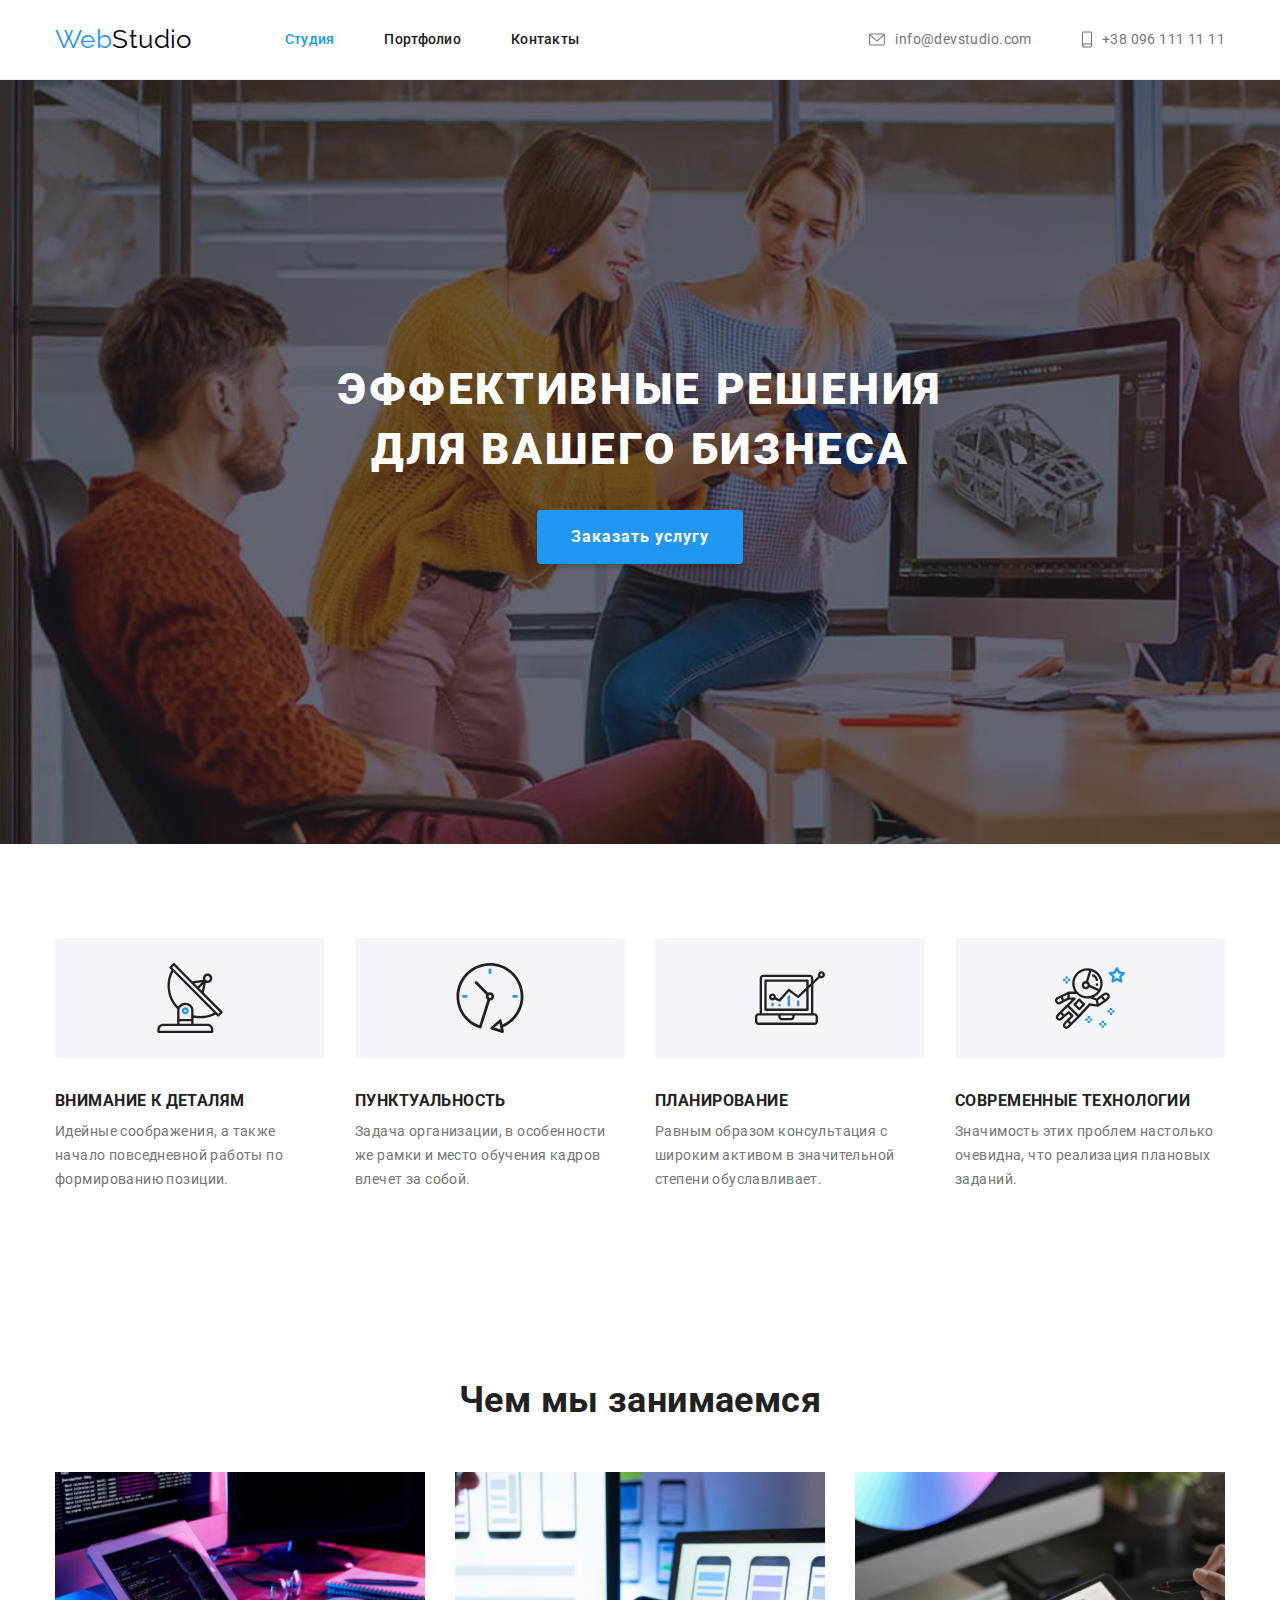
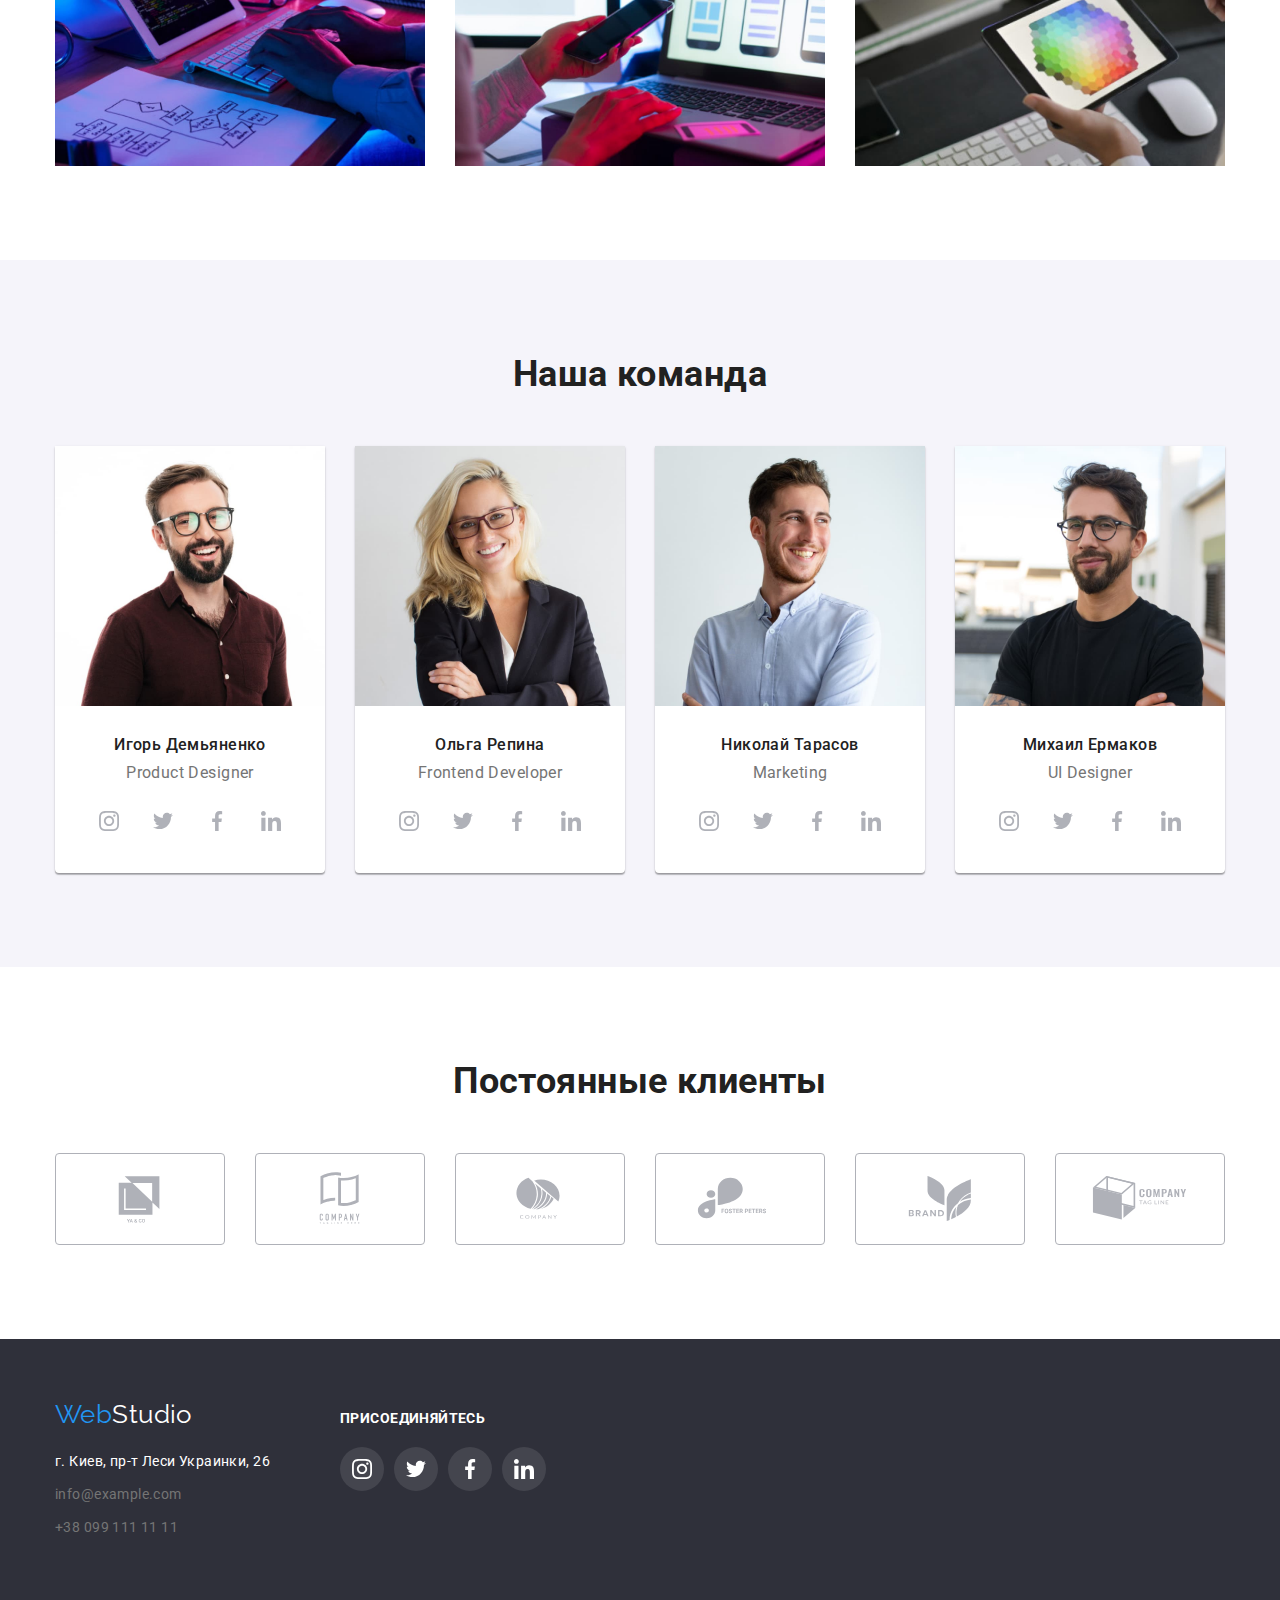
<file: index.html>
<!DOCTYPE html>
<html lang="en">
  <head>
    <meta charset="UTF-8" />
    <meta http-equiv="X-UA-Compatible" content="IE=edge" />
    <meta name="viewport" content="width=device-width, initial-scale=1.0" />
    <title>WebStudio | Главная</title>
    <link rel="preconnect" href="https://fonts.gstatic.com" />
    <link
      href="https://fonts.googleapis.com/css2?family=Raleway:wght@700&family=Roboto:wght@400;500;700;900&display=swap"
      rel="stylesheet"
    />
    <link
      rel="stylesheet"
      href="https://cdnjs.cloudflare.com/ajax/libs/modern-normalize/1.0.0/modern-normalize.min.css"
    />
    <link rel="stylesheet" href="./css/styles.css" />
  </head>
  <body>
    <!-- header -->
    <header class="header">
      <div class="container flex-wrapper">
        <nav class="flex-wrapper">
          <a class="logo" href="./index.html"
            >Web<span class="logo__darkmode">Studio</span></a
          >
          <ul class="header-menu flex-wrapper">
            <li class="menu-item">
              <a class="nav-link nav-link__active" href="./index.html"
                >Студия</a
              >
            </li>
            <li class="menu-item">
              <a class="nav-link" href="./pages/portfolio.html">Портфолио</a>
            </li>
            <li class="menu-item"><a class="nav-link" href="#">Контакты</a></li>
          </ul>
        </nav>
        <ul class="header-contacts flex-wrapper">
          <li class="menu-item">
            <a class="contacts-link" href="mailto:info@devstudio.com">
              <svg
                width="16"
                height="12"
                class="contacts-icon contacts-icon__email"
              >
                <use href="./icons/icons.svg#icon-envelope"></use>
              </svg>
              info@devstudio.com</a
            >
          </li>
          <li class="menu-item">
            <a class="contacts-link" href="tel:+380961111111">
              <svg
                width="10"
                heigth="16"
                class="contacts-icon contacts-icon__phone"
              >
                <use href="./icons/icons.svg#icon-smartphone"></use>
              </svg>
              +38 096 111 11 11</a
            >
          </li>
        </ul>
      </div>
    </header>
    <!-- /header -->
    <!-- main -->
    <main>
      <section class="hero-section section">
        <div class="container">
          <div class="hero-content">
            <h1 class="hero-headline">
              Эффективные решения для вашего бизнеса
            </h1>
            <button class="hero-button" type="button">Заказать услугу</button>
          </div>
        </div>
      </section>
      <section class="advantages-section section">
        <div class="container">
          <h2 hidden>Наши приемущества</h2>
          <ul class="advantages-list">
            <li class="advantages-item">
              <svg width="70" height="70" class="advantages-icon">
                <use href="./icons/icons.svg#icon-antenna"></use>
              </svg>
              <h3 class="advantages-heading">Внимание к деталям</h3>
              <p class="advantages-description">
                Идейные соображения, а также начало повседневной работы по
                формированию позиции.
              </p>
            </li>
            <li class="advantages-item">
              <svg width="70" height="70" class="advantages-icon">
                <use href="./icons/icons.svg#icon-clock"></use>
              </svg>
              <h3 class="advantages-heading">Пунктуальность</h3>
              <p class="advantages-description">
                Задача организации, в особенности же рамки и место обучения
                кадров влечет за собой.
              </p>
            </li>
            <li class="advantages-item">
              <svg width="70" height="70" class="advantages-icon">
                <use href="./icons/icons.svg#icon-diagram"></use>
              </svg>
              <h3 class="advantages-heading">Планирование</h3>
              <p class="advantages-description">
                Равным образом консультация с широким активом в значительной
                степени обуславливает.
              </p>
            </li>
            <li class="advantages-item">
              <svg width="70" height="70" class="advantages-icon">
                <use href="./icons/icons.svg#icon-astronaut"></use>
              </svg>
              <h3 class="advantages-heading">Современные технологии</h3>
              <p class="advantages-description">
                Значимость этих проблем настолько очевидна, что реализация
                плановых заданий.
              </p>
            </li>
          </ul>
        </div>
      </section>
      <section class="occupation-section section">
        <div class="container">
          <h2 class="occupation-heading">Чем мы занимаемся</h2>
          <ul class="occupation-list">
            <li class="occupation-item">
              <img
                class="occupation-image"
                width="370"
                height="294"
                src="./img/pros_1.jpg"
                alt="Работа за ноутбуком"
              />
            </li>
            <li class="occupation-item">
              <img
                class="occupation-image"
                width="370"
                height="294"
                src="./img/pros_2.jpg"
                alt="UX дизайн мобильного макета"
              />
            </li>
            <li class="occupation-item">
              <img
                class="occupation-image"
                width="370"
                height="294"
                src="./img/pros_3.jpg"
                alt="Работа с цветовой палитрой"
              />
            </li>
          </ul>
        </div>
      </section>
      <section class="team-section section">
        <div class="container">
          <h2 class="team-heading">Наша команда</h2>
          <ul class="team-list">
            <li class="team-item">
              <img
                class="teammember-image"
                width="270"
                height="260"
                src="./img/igor.jpg"
                alt="Игорь Демьяненко"
              />
              <div class="teammember-info">
                <h3 class="teammember-name">Игорь Демьяненко</h3>
                <p class="teammember-role">Product Designer</p>
                <ul class="teammember-socials">
                  <li class="socials-item">
                    <a class="socials-link" href="#">
                      <svg width="20" height="20" class="socials-icon">
                        <use href="./icons/icons.svg#icon-instagram"></use>
                      </svg>
                    </a>
                  </li>
                  <li class="socials-item">
                    <a class="socials-link" href="#">
                      <svg width="20" height="20" class="socials-icon">
                        <use href="./icons/icons.svg#icon-twitter"></use>
                      </svg>
                    </a>
                  </li>
                  <li class="socials-item">
                    <a class="socials-link" href="#">
                      <svg width="20" height="20" class="socials-icon">
                        <use href="./icons/icons.svg#icon-facebook"></use>
                      </svg>
                    </a>
                  </li>
                  <li class="socials-item">
                    <a class="socials-link" href="#">
                      <svg width="20" height="20" class="socials-icon">
                        <use href="./icons/icons.svg#icon-linkedin"></use>
                      </svg>
                    </a>
                  </li>
                </ul>
              </div>
            </li>
            <li class="team-item">
              <img
                class="teammember-image"
                width="270"
                height="260"
                src="./img/olga.jpg"
                alt="Ольга Репина"
              />
              <div class="teammember-info">
                <h3 class="teammember-name">Ольга Репина</h3>
                <p class="teammember-role">Frontend Developer</p>
                <ul class="teammember-socials">
                  <li class="socials-item">
                    <a class="socials-link" href="#">
                      <svg width="20" height="20" class="socials-icon">
                        <use href="./icons/icons.svg#icon-instagram"></use>
                      </svg>
                    </a>
                  </li>
                  <li class="socials-item">
                    <a class="socials-link" href="#">
                      <svg width="20" height="20" class="socials-icon">
                        <use href="./icons/icons.svg#icon-twitter"></use>
                      </svg>
                    </a>
                  </li>
                  <li class="socials-item">
                    <a class="socials-link" href="#">
                      <svg width="20" height="20" class="socials-icon">
                        <use href="./icons/icons.svg#icon-facebook"></use>
                      </svg>
                    </a>
                  </li>
                  <li class="socials-item">
                    <a class="socials-link" href="#">
                      <svg width="20" height="20" class="socials-icon">
                        <use href="./icons/icons.svg#icon-linkedin"></use>
                      </svg>
                    </a>
                  </li>
                </ul>
              </div>
            </li>
            <li class="team-item">
              <img
                class="teammember-image"
                width="270"
                height="260"
                src="./img/nikolai.jpg"
                alt="Николай Тарасов"
              />
              <div class="teammember-info">
                <h3 class="teammember-name">Николай Тарасов</h3>
                <p class="teammember-role">Marketing</p>
                <ul class="teammember-socials">
                  <li class="socials-item">
                    <a class="socials-link" href="#">
                      <svg width="20" height="20" class="socials-icon">
                        <use href="./icons/icons.svg#icon-instagram"></use>
                      </svg>
                    </a>
                  </li>
                  <li class="socials-item">
                    <a class="socials-link" href="#">
                      <svg width="20" height="20" class="socials-icon">
                        <use href="./icons/icons.svg#icon-twitter"></use>
                      </svg>
                    </a>
                  </li>
                  <li class="socials-item">
                    <a class="socials-link" href="#">
                      <svg width="20" height="20" class="socials-icon">
                        <use href="./icons/icons.svg#icon-facebook"></use>
                      </svg>
                    </a>
                  </li>
                  <li class="socials-item">
                    <a class="socials-link" href="#">
                      <svg width="20" height="20" class="socials-icon">
                        <use href="./icons/icons.svg#icon-linkedin"></use>
                      </svg>
                    </a>
                  </li>
                </ul>
              </div>
            </li>
            <li class="team-item">
              <img
                class="teammember-image"
                width="270"
                height="260"
                src="./img/maxim.jpg"
                alt="Михаил Ермаков"
              />
              <div class="teammember-info">
                <h3 class="teammember-name">Михаил Ермаков</h3>
                <p class="teammember-role">UI Designer</p>
                <ul class="teammember-socials">
                  <li class="socials-item">
                    <a class="socials-link" href="#">
                      <svg width="20" height="20" class="socials-icon">
                        <use href="./icons/icons.svg#icon-instagram"></use>
                      </svg>
                    </a>
                  </li>
                  <li class="socials-item">
                    <a class="socials-link" href="#">
                      <svg width="20" height="20" class="socials-icon">
                        <use href="./icons/icons.svg#icon-twitter"></use>
                      </svg>
                    </a>
                  </li>
                  <li class="socials-item">
                    <a class="socials-link" href="#">
                      <svg width="20" height="20" class="socials-icon">
                        <use href="./icons/icons.svg#icon-facebook"></use>
                      </svg>
                    </a>
                  </li>
                  <li class="socials-item">
                    <a class="socials-link" href="#">
                      <svg width="20" height="20" class="socials-icon">
                        <use href="./icons/icons.svg#icon-linkedin"></use>
                      </svg>
                    </a>
                  </li>
                </ul>
              </div>
            </li>
          </ul>
        </div>
      </section>
      <section class="clients-section section">
        <div class="container">
          <h2 class="clients-heading">Постоянные клиенты</h2>
          <ul class="clients-list">
            <li class="clients-item">
              <a class="clients-link" href="">
                <svg width="106" height="60" class="clients-icon">
                  <use href="./icons/icons.svg#icon-company1"></use>
                </svg>
              </a>
            </li>
            <li class="clients-item">
              <a class="clients-link" href="">
                <svg width="106" height="60" class="clients-icon">
                  <use href="./icons/icons.svg#icon-company2"></use>
                </svg>
              </a>
            </li>
            <li class="clients-item">
              <a class="clients-link" href="">
                <svg width="106" height="60" class="clients-icon">
                  <use href="./icons/icons.svg#icon-company3"></use>
                </svg>
              </a>
            </li>
            <li class="clients-item">
              <a class="clients-link" href="">
                <svg width="106" height="60" class="clients-icon">
                  <use href="./icons/icons.svg#icon-company4"></use>
                </svg>
              </a>
            </li>
            <li class="clients-item">
              <a class="clients-link" href="">
                <svg width="106" height="60" class="clients-icon">
                  <use href="./icons/icons.svg#icon-company5"></use>
                </svg>
              </a>
            </li>
            <li class="clients-item">
              <a class="clients-link" href="">
                <svg width="106" height="60" class="clients-icon">
                  <use href="./icons/icons.svg#icon-company6"></use>
                </svg>
              </a>
            </li>
          </ul>
        </div>
      </section>
    </main>
    <!-- /main -->
    <!-- footer -->
    <footer class="footer">
      <div class="container">
        <div class="footer-content">
          <div class="footer-contacts">
            <a class="logo" href="./index.html"
              >Web<span class="logo__lightmode">Studio</span></a
            >
            <address class="address">
              <ul class="contacts-list">
                <li class="contacts-item">
                  <p class="contacts-address">
                    г. Киев, пр-т Леси Украинки, 26
                  </p>
                </li>
                <li class="contacts-item">
                  <a class="contacts-link" href="mailto:info@example.com"
                    >info@example.com</a
                  >
                </li>
                <li class="contacts-item">
                  <a class="contacts-link" href="tel:+380991111111"
                    >+38 099 111 11 11</a
                  >
                </li>
              </ul>
            </address>
          </div>
          <div class="footer-cta">
            <p class="cta-text">присоединяйтесь</p>
            <ul class="footer-socials">
              <li class="socials-item">
                <a class="socials-link" href="#">
                  <svg width="20" height="20" class="socials-icon">
                    <use href="./icons/icons.svg#icon-instagram"></use>
                  </svg>
                </a>
              </li>
              <li class="socials-item">
                <a class="socials-link" href="#">
                  <svg width="20" height="20" class="socials-icon">
                    <use href="./icons/icons.svg#icon-twitter"></use>
                  </svg>
                </a>
              </li>
              <li class="socials-item">
                <a class="socials-link" href="#">
                  <svg width="20" height="20" class="socials-icon">
                    <use href="./icons/icons.svg#icon-facebook"></use>
                  </svg>
                </a>
              </li>
              <li class="socials-item">
                <a class="socials-link" href="#">
                  <svg width="20" height="20" class="socials-icon">
                    <use href="./icons/icons.svg#icon-linkedin"></use>
                  </svg>
                </a>
              </li>
            </ul>
          </div>
        </div>
      </div>
    </footer>
    <!-- /footer -->
  </body>
</html>
</file>
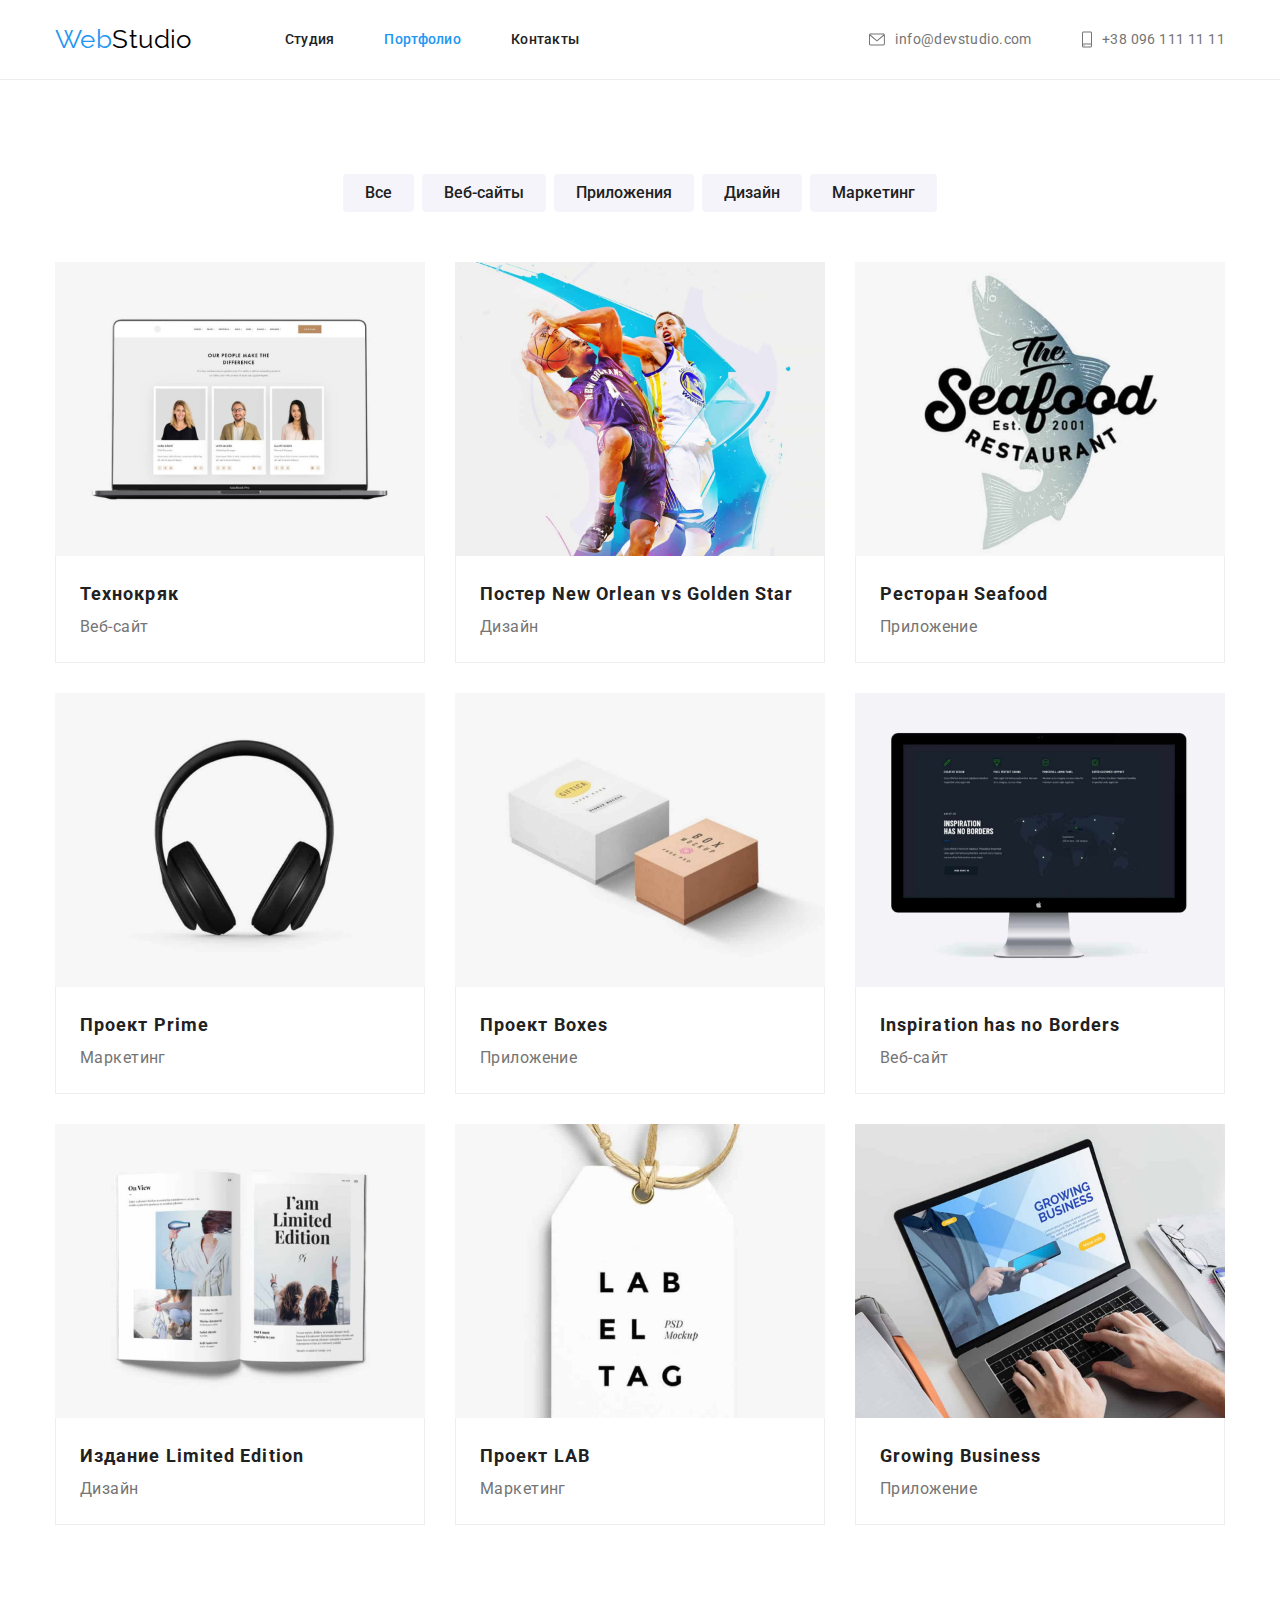
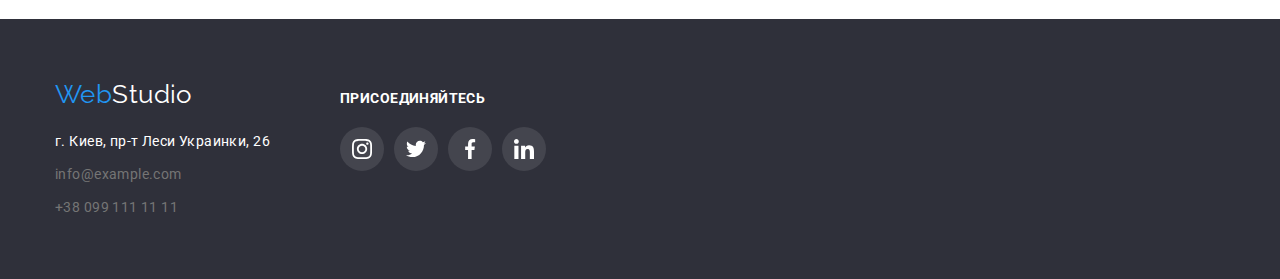
<file: pages/portfolio.html>
<!DOCTYPE html>
<html lang="en">
  <head>
    <meta charset="UTF-8" />
    <meta http-equiv="X-UA-Compatible" content="IE=edge" />
    <meta name="viewport" content="width=device-width, initial-scale=1.0" />
    <title>WebStudio | Портфолио</title>
    <link rel="preconnect" href="https://fonts.gstatic.com" />
    <link
      href="https://fonts.googleapis.com/css2?family=Raleway:wght@700&family=Roboto:wght@400;500;700;900&display=swap"
      rel="stylesheet"
    />
    <link
      rel="stylesheet"
      href="https://cdnjs.cloudflare.com/ajax/libs/modern-normalize/1.0.0/modern-normalize.min.css"
    />
    <link rel="stylesheet" href="./../css/styles.css" />
  </head>
  <body>
    <!-- header -->
    <header class="header">
      <div class="container flex-wrapper">
        <nav class="flex-wrapper">
          <a class="logo" href="./../index.html"
            >Web<span class="logo__darkmode">Studio</span></a
          >
          <ul class="header-menu flex-wrapper">
            <li class="menu-item">
              <a class="nav-link" href="./../index.html">Студия</a>
            </li>
            <li class="menu-item">
              <a class="nav-link nav-link__active" href="./portfolio.html"
                >Портфолио</a
              >
            </li>
            <li class="menu-item"><a class="nav-link" href="#">Контакты</a></li>
          </ul>
        </nav>
        <ul class="header-contacts flex-wrapper">
          <li class="menu-item">
            <a class="contacts-link" href="mailto:info@devstudio.com">
              <svg class="contacts-icon contacts-icon__email">
                <use href="./../icons/icons.svg#icon-envelope"></use>
              </svg>
              info@devstudio.com</a
            >
          </li>
          <li class="menu-item">
            <a class="contacts-link" href="tel:+380961111111">
              <svg class="contacts-icon contacts-icon__phone">
                <use href="./../icons/icons.svg#icon-smartphone"></use>
              </svg>
              +38 096 111 11 11</a
            >
          </li>
        </ul>
      </div>
    </header>
    <!-- /header -->
    <!-- main -->
    <main>
      <section class="projects-section section">
        <div class="container">
          <h1 hidden>Портфолио</h1>
          <ul class="filter-options">
            <li class="filter-item">
              <button class="filter-button" type="button">Все</button>
            </li>
            <li class="filter-item">
              <button class="filter-button" type="button">Веб-сайты</button>
            </li>
            <li class="filter-item">
              <button class="filter-button" type="button">Приложения</button>
            </li>
            <li class="filter-item">
              <button class="filter-button" type="button">Дизайн</button>
            </li>
            <li class="filter-item">
              <button class="filter-button" type="button">Маркетинг</button>
            </li>
          </ul>
          <ul class="projects-list">
            <li class="project-item">
              <a href="" class="project-link">
                <img
                  class="project-thumbnail"
                  width="370"
                  height="294"
                  src="./../img/pf_1.jpg"
                  alt="Технокряк"
                />
                <div class="project-info">
                  <h2 class="project-heading">Технокряк</h2>
                  <p class="project-description">Веб-сайт</p>
                </div>
              </a>
            </li>
            <li class="project-item">
              <a href="" class="project-link">
                <img
                  class="project-thumbnail"
                  width="370"
                  height="294"
                  src="./../img/pf_2.jpg"
                  alt="Постер New Orlean vs Golden Star"
                />
                <div class="project-info">
                  <h2 class="project-heading">
                    Постер New Orlean vs Golden Star
                  </h2>
                  <p class="project-description">Дизайн</p>
                </div>
              </a>
            </li>
            <li class="project-item">
              <a href="" class="project-link">
                <img
                  class="project-thumbnail"
                  width="370"
                  height="294"
                  src="./../img/pf_3.jpg"
                  alt="Ресторан Seafood"
                />
                <div class="project-info">
                  <h2 class="project-heading">Ресторан Seafood</h2>
                  <p class="project-description">Приложение</p>
                </div>
              </a>
            </li>
            <li class="project-item">
              <a href="" class="project-link">
                <img
                  class="project-thumbnail"
                  width="370"
                  height="294"
                  src="./../img/pf_4.jpg"
                  alt="Проект Prime"
                />
                <div class="project-info">
                  <h2 class="project-heading">Проект Prime</h2>
                  <p class="project-description">Маркетинг</p>
                </div>
              </a>
            </li>
            <li class="project-item">
              <a href="" class="project-link">
                <img
                  class="project-thumbnail"
                  width="370"
                  height="294"
                  src="./../img/pf_5.jpg"
                  alt="Проект Boxes"
                />
                <div class="project-info">
                  <h2 class="project-heading">Проект Boxes</h2>
                  <p class="project-description">Приложение</p>
                </div>
              </a>
            </li>
            <li class="project-item">
              <a href="" class="project-link">
                <img
                  class="project-thumbnail"
                  width="370"
                  height="294"
                  src="./../img/pf_6.jpg"
                  alt="Inspiration has no Borders"
                />
                <div class="project-info">
                  <h2 class="project-heading">Inspiration has no Borders</h2>
                  <p class="project-description">Веб-сайт</p>
                </div>
              </a>
            </li>
            <li class="project-item">
              <a href="" class="project-link">
                <img
                  class="project-thumbnail"
                  width="370"
                  height="294"
                  src="./../img/pf_7.jpg"
                  alt="Издание Limited Edition"
                />
                <div class="project-info">
                  <h2 class="project-heading">Издание Limited Edition</h2>
                  <p class="project-description">Дизайн</p>
                </div>
              </a>
            </li>
            <li class="project-item">
              <a href="" class="project-link">
                <img
                  class="project-thumbnail"
                  width="370"
                  height="294"
                  src="./../img/pf_8.jpg"
                  alt="Проект LAB"
                />
                <div class="project-info">
                  <h2 class="project-heading">Проект LAB</h2>
                  <p class="project-description">Маркетинг</p>
                </div>
              </a>
            </li>
            <li class="project-item">
              <a href="" class="project-link">
                <img
                  class="project-thumbnail"
                  width="370"
                  height="294"
                  src="./../img/pf_9.jpg"
                  alt="Growing Business"
                />
                <div class="project-info">
                  <h2 class="project-heading">Growing Business</h2>
                  <p class="project-description">Приложение</p>
                </div>
              </a>
            </li>
          </ul>
        </div>
      </section>
    </main>
    <!-- /main -->
    <!-- footer -->
    <footer class="footer">
      <div class="container">
        <div class="footer-content">
          <div class="footer-contacts">
            <a class="logo" href="./../index.html"
              >Web<span class="logo__lightmode">Studio</span></a
            >
            <address class="address">
              <ul class="contacts-list">
                <li class="contacts-item">
                  <p class="contacts-address">
                    г. Киев, пр-т Леси Украинки, 26
                  </p>
                </li>
                <li class="contacts-item">
                  <a class="contacts-link" href="mailto:info@example.com"
                    >info@example.com</a
                  >
                </li>
                <li class="contacts-item">
                  <a class="contacts-link" href="tel:+380991111111"
                    >+38 099 111 11 11</a
                  >
                </li>
              </ul>
            </address>
          </div>
          <div class="footer-cta">
            <p class="cta-text">присоединяйтесь</p>
            <ul class="footer-socials">
              <li class="socials-item">
                <a class="socials-link" href="#">
                  <svg class="socials-icon">
                    <use href="./../icons/icons.svg#icon-instagram"></use>
                  </svg>
                </a>
              </li>
              <li class="socials-item">
                <a class="socials-link" href="#">
                  <svg class="socials-icon">
                    <use href="./../icons/icons.svg#icon-twitter"></use>
                  </svg>
                </a>
              </li>
              <li class="socials-item">
                <a class="socials-link" href="#">
                  <svg class="socials-icon">
                    <use href="./../icons/icons.svg#icon-facebook"></use>
                  </svg>
                </a>
              </li>
              <li class="socials-item">
                <a class="socials-link" href="#">
                  <svg class="socials-icon">
                    <use href="./../icons/icons.svg#icon-linkedin"></use>
                  </svg>
                </a>
              </li>
            </ul>
          </div>
        </div>
      </div>
    </footer>
    <!-- /footer -->
  </body>
</html>
</file>
<file: css/styles.css>
/* * {
  outline: 1px solid green;
} */

:root {
  --brand-color: #2196f3;
  --light-shade: #757575;
  --dark-shade: #212121;
  --white: #ffffff;
  --black: #000;
}

body {
  font-family: "Roboto", sans-serif;
  font-size: 14px;
  font-weight: 400;
  line-height: 1.14em;
  letter-spacing: 0.03em;
  color: var(--dark-shade);
}

ul {
  list-style: none;
}

h1,
h2,
h3,
h4,
h5,
h6,
ul,
p {
  margin: 0;
  padding: 0;
}

.flex-wrapper,
.header .logo,
.menu-item,
.menu-item > .nav-link,
.menu-item > .contacts-link,
.filter-options {
  display: flex;
  height: 100%;
  align-items: center;
  justify-content: center;
}

.header {
  height: 80px;
  border-bottom: 1px solid #ececec;
}

.header-menu {
  margin-left: 93px;
}

.header-contacts {
  margin-left: auto;
}

.menu-item:not(:last-child) {
  margin-right: 50px;
}

.container {
  max-width: 1200px;
  padding: 0 15px 0 15px;
  margin: 0 auto;
}

.section {
  padding-top: 94px;
  padding-bottom: 94px;
}

.logo {
  font-family: "Raleway", sans-serif;
  font-size: 26px;
  line-height: 1.19em;
  color: var(--brand-color);
}

.logo,
.nav-link,
.contacts-link {
  text-decoration: none;
}

.logo__darkmode {
  color: var(--black);
}

.logo__lightmode {
  color: var(--white);
}

.nav-link {
  font-weight: 500;
  letter-spacing: 0.02em;
  color: var(--dark-shade);
}

.nav-link__active,
.nav-link:hover,
.nav-link:focus,
.contacts-link:hover,
.contacts-link:focus {
  color: var(--brand-color);
}

.address {
  margin-top: 20px;
}

.contacts-item:not(:last-child) {
  margin-bottom: 9px;
}

.contacts-link {
  color: var(--light-shade);
}

.contacts-icon {
  height: 100%;
  margin-right: 10px;
}

.contacts-icon__email {
  width: 16px;
}

.contacts-icon__phone {
  width: 10px;
}

.footer > .contacts-link {
  color: rgba(255, 255, 255, 0.6);
}

.hero-section,
.footer {
  background-color: #2f303a;
}

.footer {
  padding: 60px 0;
}

.footer-content {
  display: flex;
  align-items: baseline;
}

.footer-contacts {
  margin-right: 70px;
}

.hero-section {
  padding-top: 280px;
  padding-bottom: 280px;
  background-image: linear-gradient(
      to right,
      rgba(47, 48, 58, 0.4),
      rgba(47, 48, 58, 0.4)
    ),
    url("./../img/hero-bg.jpg");
  background-size: cover;
}

.hero-content {
  max-width: 696px;
  text-align: center;
  margin: 0 auto;
}

.hero-headline {
  font-weight: 900;
  font-size: 44px;
  line-height: 1.36em;
  letter-spacing: 0.06em;
  text-align: center;
  text-transform: uppercase;
  color: var(--white);
}

.hero-button {
  margin-top: 30px;
  padding: 10px 32px;
  font-weight: 700;
  font-size: 16px;
  line-height: 1.87em;
  letter-spacing: 0.06em;
  background-color: var(--brand-color);
  color: var(--white);
  box-shadow: 0px 4px 4px rgba(0, 0, 0, 0.15);
  border: 2px solid var(--brand-color);
  border-radius: 4px;
}

.hero-button:hover,
.hero-button:focus {
  background-color: var(--white);
  color: var(--brand-color);
}

.filter-item:not(:last-child) {
  margin-right: 8px;
}

.filter-button {
  padding: 6px 22px;
  border-radius: 4px;
  background-color: var(--brand-color);
  font-weight: 500;
  font-size: 16px;
  line-height: 1.62em;
  background-color: #f5f4fa;
  color: var(--dark-shade);
  border: none;
}

.filter-button:hover,
.filter-button:focus {
  background-color: var(--brand-color);
  color: var(--white);
  box-shadow: 0px 3px 1px rgba(0, 0, 0, 0.1), 0px 1px 2px rgba(0, 0, 0, 0.08),
    0px 2px 2px rgba(0, 0, 0, 0.12);
}

.hero-button:hover,
.filter-button:hover {
  cursor: pointer;
}

.advantages-list {
  display: flex;
}

.advantages-item:not(:last-child) {
  margin-right: 30px;
}

.advantages-icon {
  padding-top: 25px;
  padding-bottom: 25px;
  height: 120px;
  width: 270px;
  border-radius: 4px;
  background-color: #f5f4fa;
  margin-bottom: 30px;
}

.advantages-heading {
  font-weight: 700;
  line-height: 1.14em;
  text-transform: uppercase;
}

.advantages-description {
  margin-top: 10px;
  line-height: 1.71em;
  color: var(--light-shade);
}

.occupation-heading,
.team-heading,
.clients-heading {
  text-align: center;
  font-weight: 700;
  font-size: 36px;
  line-height: 1.16em;
}

.occupation-list,
.team-list,
.projects-list {
  margin-top: 50px;
  display: flex;
  flex-wrap: wrap;
}

.occupation-item:not(:last-child),
.team-item:not(:last-child) {
  margin-right: 30px;
}

.occupation-image,
.teammember-image,
.project-thumbnail,
.project-link {
  display: block;
}

.team-section {
  background-color: #f5f4fa;
}

.team-item {
  background: #ffffff;
  box-shadow: 0px 1px 3px rgba(0, 0, 0, 0.12), 0px 1px 1px rgba(0, 0, 0, 0.14),
    0px 2px 1px rgba(0, 0, 0, 0.2);
  border-radius: 0px 0px 4px 4px;
}

.teammember-info {
  padding: 30px 10px;
}

.teammember-name {
  font-weight: 500;
  font-size: 16px;
  line-height: 1.18em;
  text-align: center;
}

.teammember-role {
  margin-top: 10px;
  font-size: 16px;
  line-height: 1.18em;
  text-align: center;
  color: var(--light-shade);
}

.teammember-socials {
  display: flex;
  justify-content: center;
  padding: 0;
  margin-top: 16px;
}

.socials-item:not(:last-child) {
  margin-right: 10px;
}

.socials-link {
  display: block;
  width: 44px;
  height: 44px;
  padding: 12px;
  color: #afb1b8;
  border-radius: 50%;
}

.socials-link:hover,
.socials-link:focus,
.footer-socials .socials-link:hover,
.footer-socials .socials-link:focus {
  color: var(--white);
  background-color: var(--brand-color);
}

.socials-icon {
  width: 100%;
  height: 100%;
}

.clients-list {
  display: flex;
  margin-top: 50px;
}

.clients-item {
  width: 170px;
  height: 92px;
}

.clients-item:not(:last-child) {
  margin-right: 30px;
}

.clients-link {
  display: flex;
  justify-content: center;
  align-items: center;
  width: 100%;
  height: 100%;
  border: 1px solid #afb1b8;
  border-radius: 4px;
  color: #afb1b8;
}

.clients-link:hover,
.clients-link:focus {
  color: var(--brand-color);
  border-color: var(--brand-color);
}

.clients-icon {
  width: 106px;
  height: 60px;
}

.cta-text {
  font-weight: 700;
  text-transform: uppercase;
  color: var(--white);
}

.footer-socials {
  display: flex;
  margin-top: 20px;
}

.footer-socials .socials-link {
  color: var(--white);
  background-color: rgba(255, 255, 255, 0.1);
}

.project-item {
  margin-right: 30px;
  margin-bottom: 30px;
}

.project-item:nth-child(3n + 3) {
  margin-right: 0;
}

.project-item:nth-last-child(-n + 3) {
  margin-bottom: 0;
}

.project-link {
  text-decoration: none;
}

.project-link:hover,
.project-link:focus {
  box-shadow: 0px 1px 1px rgba(0, 0, 0, 0.12), 0px 4px 4px rgba(0, 0, 0, 0.06),
    1px 4px 6px rgba(0, 0, 0, 0.16);
}

.project-info {
  padding: 20px 24px;
  background: #ffffff;
  border-left: 1px solid #eeeeee;
  border-right: 1px solid #eeeeee;
  border-bottom: 1px solid #eeeeee;
}

.project-heading {
  font-weight: 700;
  font-size: 18px;
  line-height: 2em;
  letter-spacing: 0.06em;
  color: var(--dark-shade);
}

.project-description {
  font-size: 16px;
  line-height: 1.87em;
  color: var(--light-shade);
}

.address {
  font-size: 14px;
  font-style: normal;
  line-height: 1.71em;
  color: var(--white);
}
</file>
